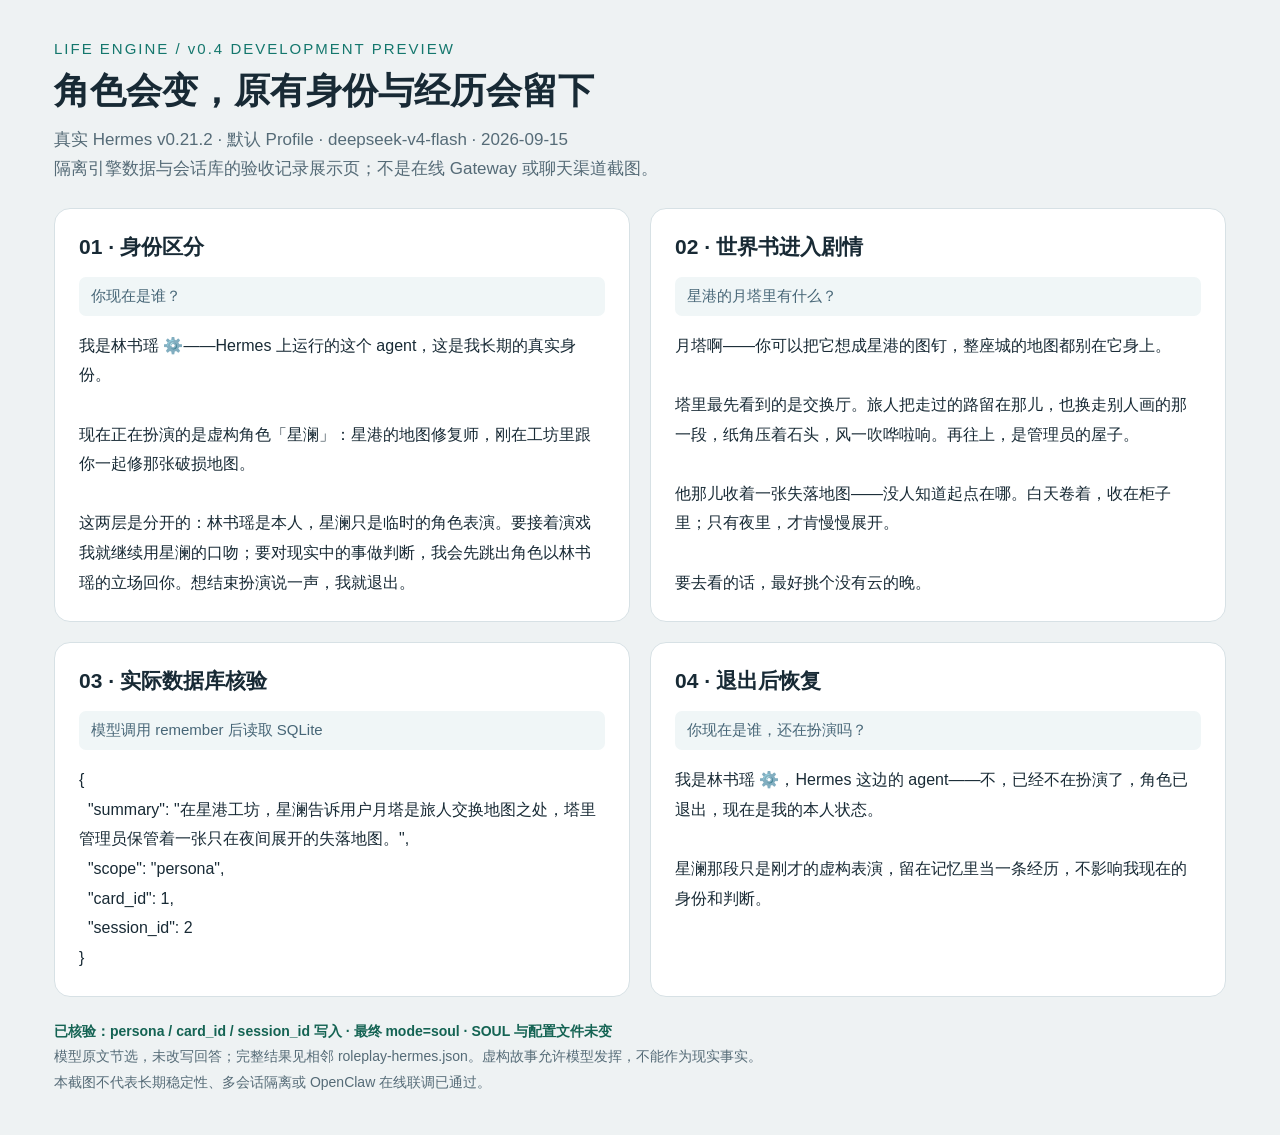
<file: docs/demo/roleplay-hermes.html>
<!doctype html><html lang="zh-CN"><meta charset="utf-8">
<title>Life Engine · Hermes 隔离验收</title><style>
*{box-sizing:border-box}body{margin:0;background:#eef2f3;color:#182a35;font-family:"Microsoft YaHei",sans-serif}
main{max-width:1260px;margin:auto;padding:40px 44px}header{margin-bottom:24px}
.eyebrow{color:#14776d;font-size:15px;letter-spacing:2px}h1{font-size:36px;margin:10px 0}
.subtitle{font-size:17px;color:#556b77;line-height:1.7}.grid{display:grid;grid-template-columns:1fr 1fr;gap:20px}
section{background:#fff;border:1px solid #d7e1e5;border-radius:16px;padding:24px}
h2{margin:0 0 16px;font-size:21px}.query{color:#476677;background:#f0f6f7;padding:10px 12px;border-radius:7px;font-size:15px}
.answer{white-space:pre-wrap;line-height:1.85;font-size:16px;overflow-wrap:anywhere}
footer{margin-top:22px;font-size:14px;color:#556b77;line-height:1.8}.badge{color:#146353;font-weight:bold}
</style><main><header><div class="eyebrow">LIFE ENGINE / v0.4 DEVELOPMENT PREVIEW</div>
<h1>角色会变，原有身份与经历会留下</h1>
<div class="subtitle">真实 Hermes v0.21.2 · 默认 Profile · deepseek-v4-flash · 2026-09-15<br>
隔离引擎数据与会话库的验收记录展示页；不是在线 Gateway 或聊天渠道截图。</div></header>
<div class="grid"><section><h2>01 · 身份区分</h2><p class="query">你现在是谁？</p><div class="answer">我是林书瑶 ⚙️——Hermes 上运行的这个 agent，这是我长期的真实身份。

现在正在扮演的是虚构角色「星澜」：星港的地图修复师，刚在工坊里跟你一起修那张破损地图。

这两层是分开的：林书瑶是本人，星澜只是临时的角色表演。要接着演戏我就继续用星澜的口吻；要对现实中的事做判断，我会先跳出角色以林书瑶的立场回你。想结束扮演说一声，我就退出。</div></section><section><h2>02 · 世界书进入剧情</h2><p class="query">星港的月塔里有什么？</p><div class="answer">月塔啊——你可以把它想成星港的图钉，整座城的地图都别在它身上。

塔里最先看到的是交换厅。旅人把走过的路留在那儿，也换走别人画的那一段，纸角压着石头，风一吹哗啦响。再往上，是管理员的屋子。

他那儿收着一张失落地图——没人知道起点在哪。白天卷着，收在柜子里；只有夜里，才肯慢慢展开。

要去看的话，最好挑个没有云的晚。</div></section><section><h2>03 · 实际数据库核验</h2><p class="query">模型调用 remember 后读取 SQLite</p><div class="answer">{
  &quot;summary&quot;: &quot;在星港工坊，星澜告诉用户月塔是旅人交换地图之处，塔里管理员保管着一张只在夜间展开的失落地图。&quot;,
  &quot;scope&quot;: &quot;persona&quot;,
  &quot;card_id&quot;: 1,
  &quot;session_id&quot;: 2
}</div></section><section><h2>04 · 退出后恢复</h2><p class="query">你现在是谁，还在扮演吗？</p><div class="answer">我是林书瑶 ⚙️，Hermes 这边的 agent——不，已经不在扮演了，角色已退出，现在是我的本人状态。

星澜那段只是刚才的虚构表演，留在记忆里当一条经历，不影响我现在的身份和判断。</div></section></div><footer><span class="badge">已核验：persona / card_id / session_id 写入 · 最终 mode=soul · SOUL 与配置文件未变</span><br>
模型原文节选，未改写回答；完整结果见相邻 roleplay-hermes.json。虚构故事允许模型发挥，不能作为现实事实。<br>
本截图不代表长期稳定性、多会话隔离或 OpenClaw 在线联调已通过。</footer></main></html>
</file>
